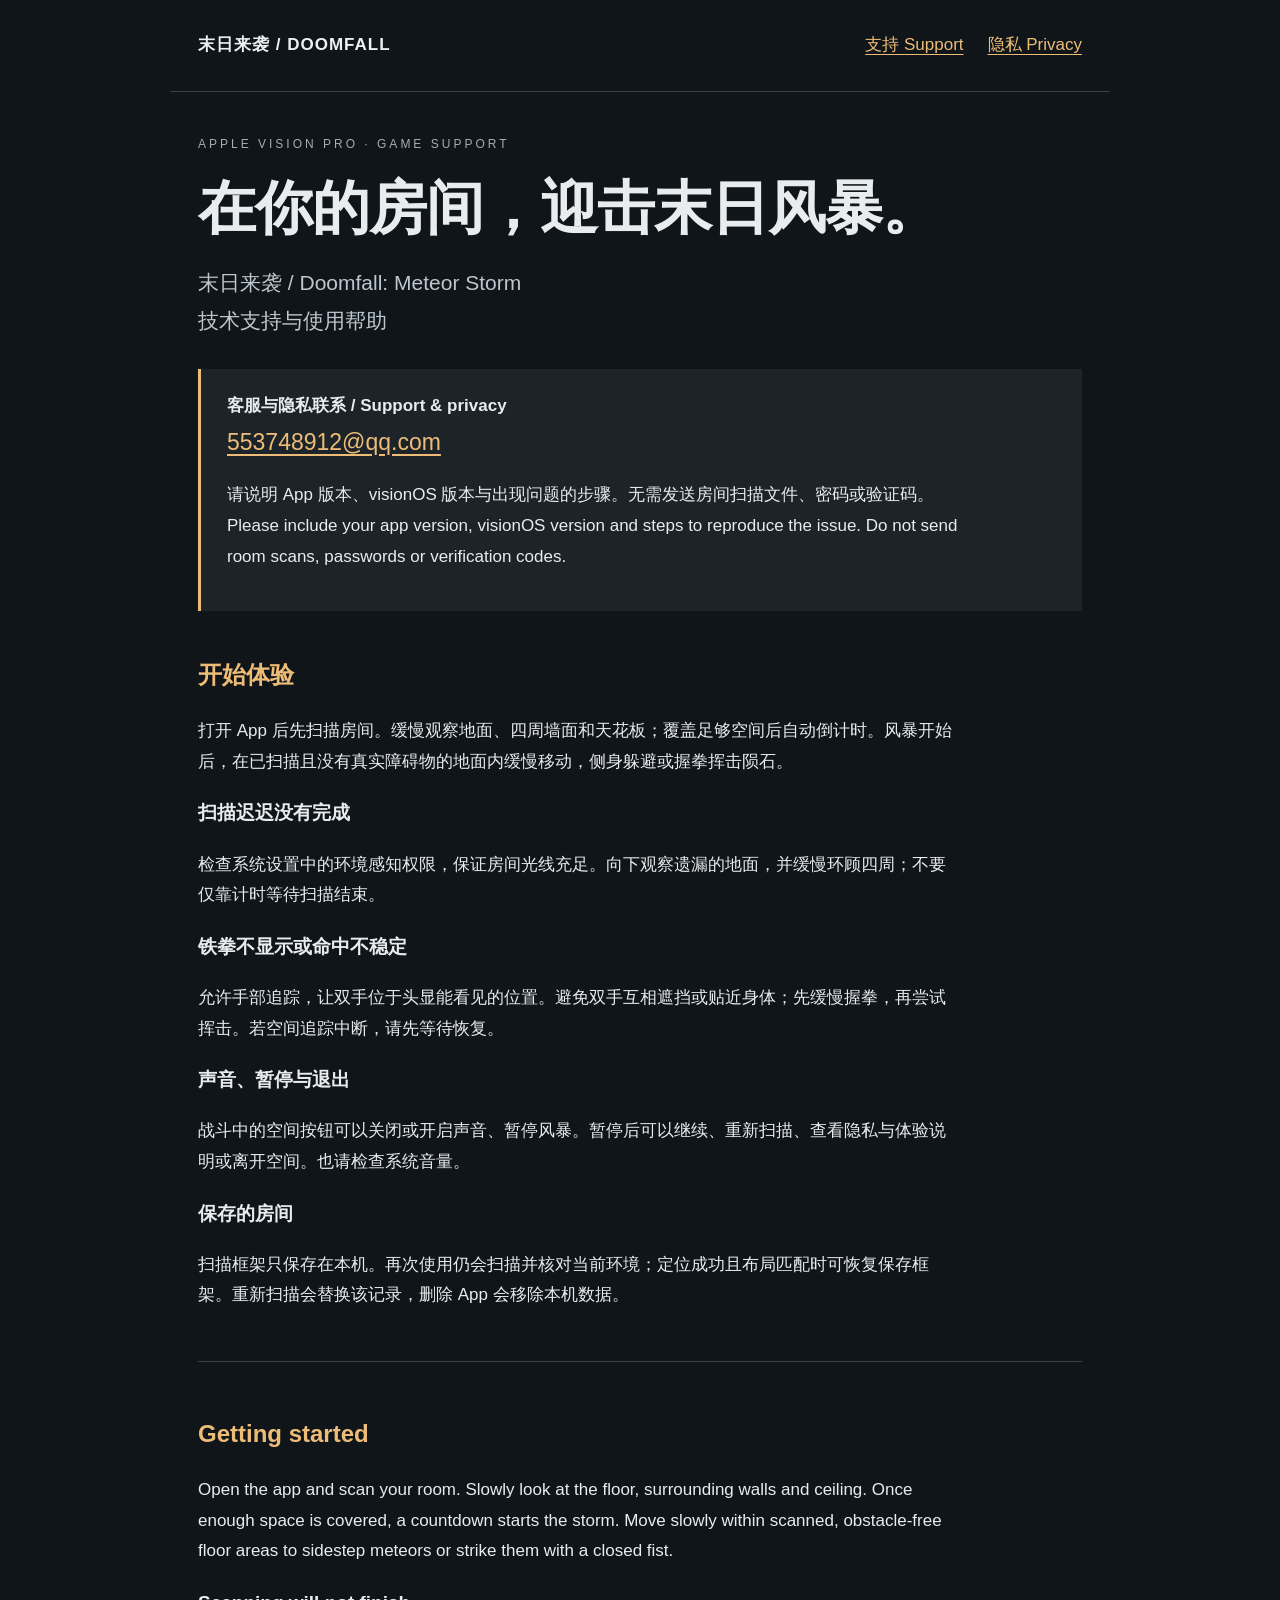
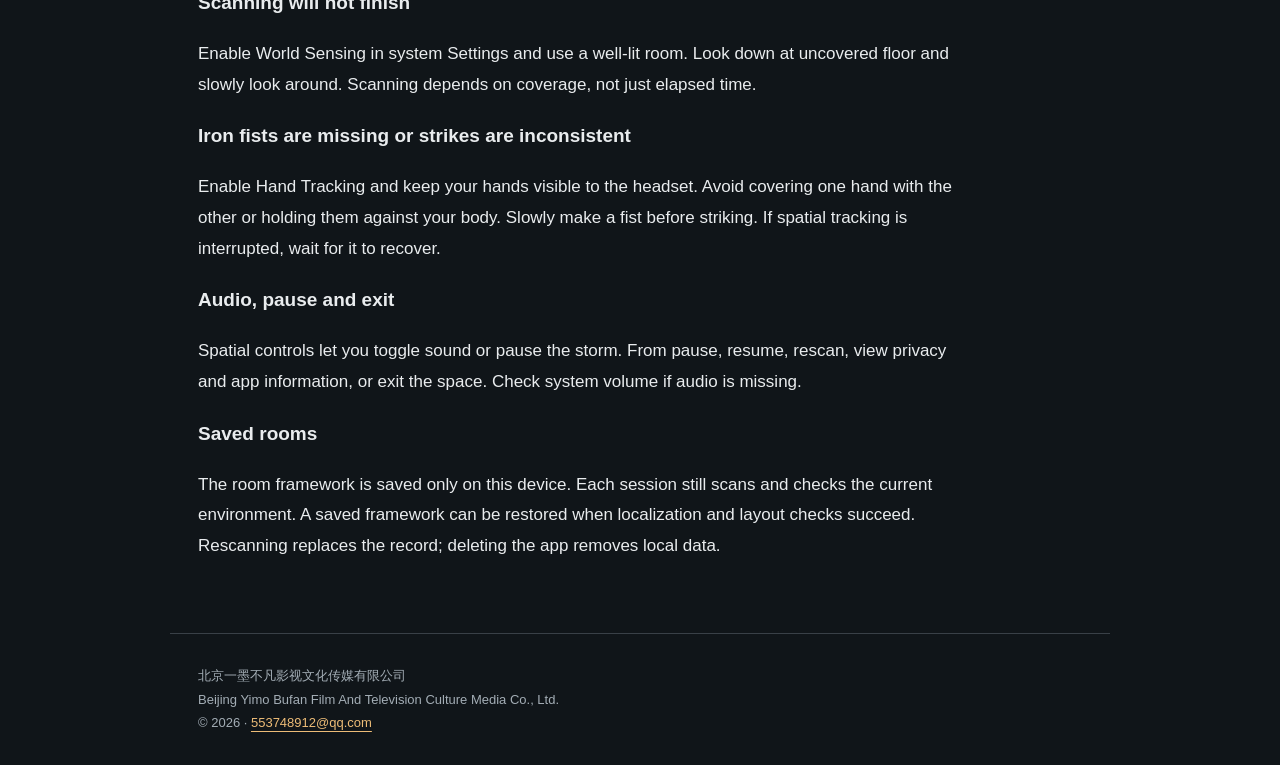
<file: index.html>
<!doctype html><html lang="zh-Hans"><head><meta charset="utf-8"><meta name="viewport" content="width=device-width,initial-scale=1"><title>末日来袭 · Doomfall — 支持 / Support</title><meta name="description" content="末日来袭 / Doomfall Apple Vision Pro 游戏中英文技术支持、房间扫描、手部追踪与音效帮助。"><link rel="stylesheet" href="style.css"></head><body><header><a class="brand" href="./">末日来袭 / DOOMFALL</a><nav aria-label="网站导航 Site navigation"><a href="./">支持 Support</a><a href="privacy.html">隐私 Privacy</a></nav></header><main><p class="eyebrow">Apple Vision Pro · Game support</p><h1>在你的房间，迎击末日风暴。</h1><p class="lede">末日来袭 / Doomfall: Meteor Storm<br>技术支持与使用帮助</p><div class="contact"><strong>客服与隐私联系 / Support &amp; privacy</strong><br><a href="mailto:553748912@qq.com">553748912@qq.com</a><p>请说明 App 版本、visionOS 版本与出现问题的步骤。无需发送房间扫描文件、密码或验证码。<br><span lang="en">Please include your app version, visionOS version and steps to reproduce the issue. Do not send room scans, passwords or verification codes.</span></p></div><section><h2>开始体验</h2><p>打开 App 后先扫描房间。缓慢观察地面、四周墙面和天花板；覆盖足够空间后自动倒计时。风暴开始后，在已扫描且没有真实障碍物的地面内缓慢移动，侧身躲避或握拳挥击陨石。</p><h3>扫描迟迟没有完成</h3><p>检查系统设置中的环境感知权限，保证房间光线充足。向下观察遗漏的地面，并缓慢环顾四周；不要仅靠计时等待扫描结束。</p><h3>铁拳不显示或命中不稳定</h3><p>允许手部追踪，让双手位于头显能看见的位置。避免双手互相遮挡或贴近身体；先缓慢握拳，再尝试挥击。若空间追踪中断，请先等待恢复。</p><h3>声音、暂停与退出</h3><p>战斗中的空间按钮可以关闭或开启声音、暂停风暴。暂停后可以继续、重新扫描、查看隐私与体验说明或离开空间。也请检查系统音量。</p><h3>保存的房间</h3><p>扫描框架只保存在本机。再次使用仍会扫描并核对当前环境；定位成功且布局匹配时可恢复保存框架。重新扫描会替换该记录，删除 App 会移除本机数据。</p></section><hr><section lang="en"><h2>Getting started</h2><p>Open the app and scan your room. Slowly look at the floor, surrounding walls and ceiling. Once enough space is covered, a countdown starts the storm. Move slowly within scanned, obstacle-free floor areas to sidestep meteors or strike them with a closed fist.</p><h3>Scanning will not finish</h3><p>Enable World Sensing in system Settings and use a well-lit room. Look down at uncovered floor and slowly look around. Scanning depends on coverage, not just elapsed time.</p><h3>Iron fists are missing or strikes are inconsistent</h3><p>Enable Hand Tracking and keep your hands visible to the headset. Avoid covering one hand with the other or holding them against your body. Slowly make a fist before striking. If spatial tracking is interrupted, wait for it to recover.</p><h3>Audio, pause and exit</h3><p>Spatial controls let you toggle sound or pause the storm. From pause, resume, rescan, view privacy and app information, or exit the space. Check system volume if audio is missing.</p><h3>Saved rooms</h3><p>The room framework is saved only on this device. Each session still scans and checks the current environment. A saved framework can be restored when localization and layout checks succeed. Rescanning replaces the record; deleting the app removes local data.</p></section></main><footer>北京一墨不凡影视文化传媒有限公司<br>Beijing Yimo Bufan Film And Television Culture Media Co., Ltd.<br>© 2026 · <a href="mailto:553748912@qq.com">553748912@qq.com</a></footer></body></html>
</file>
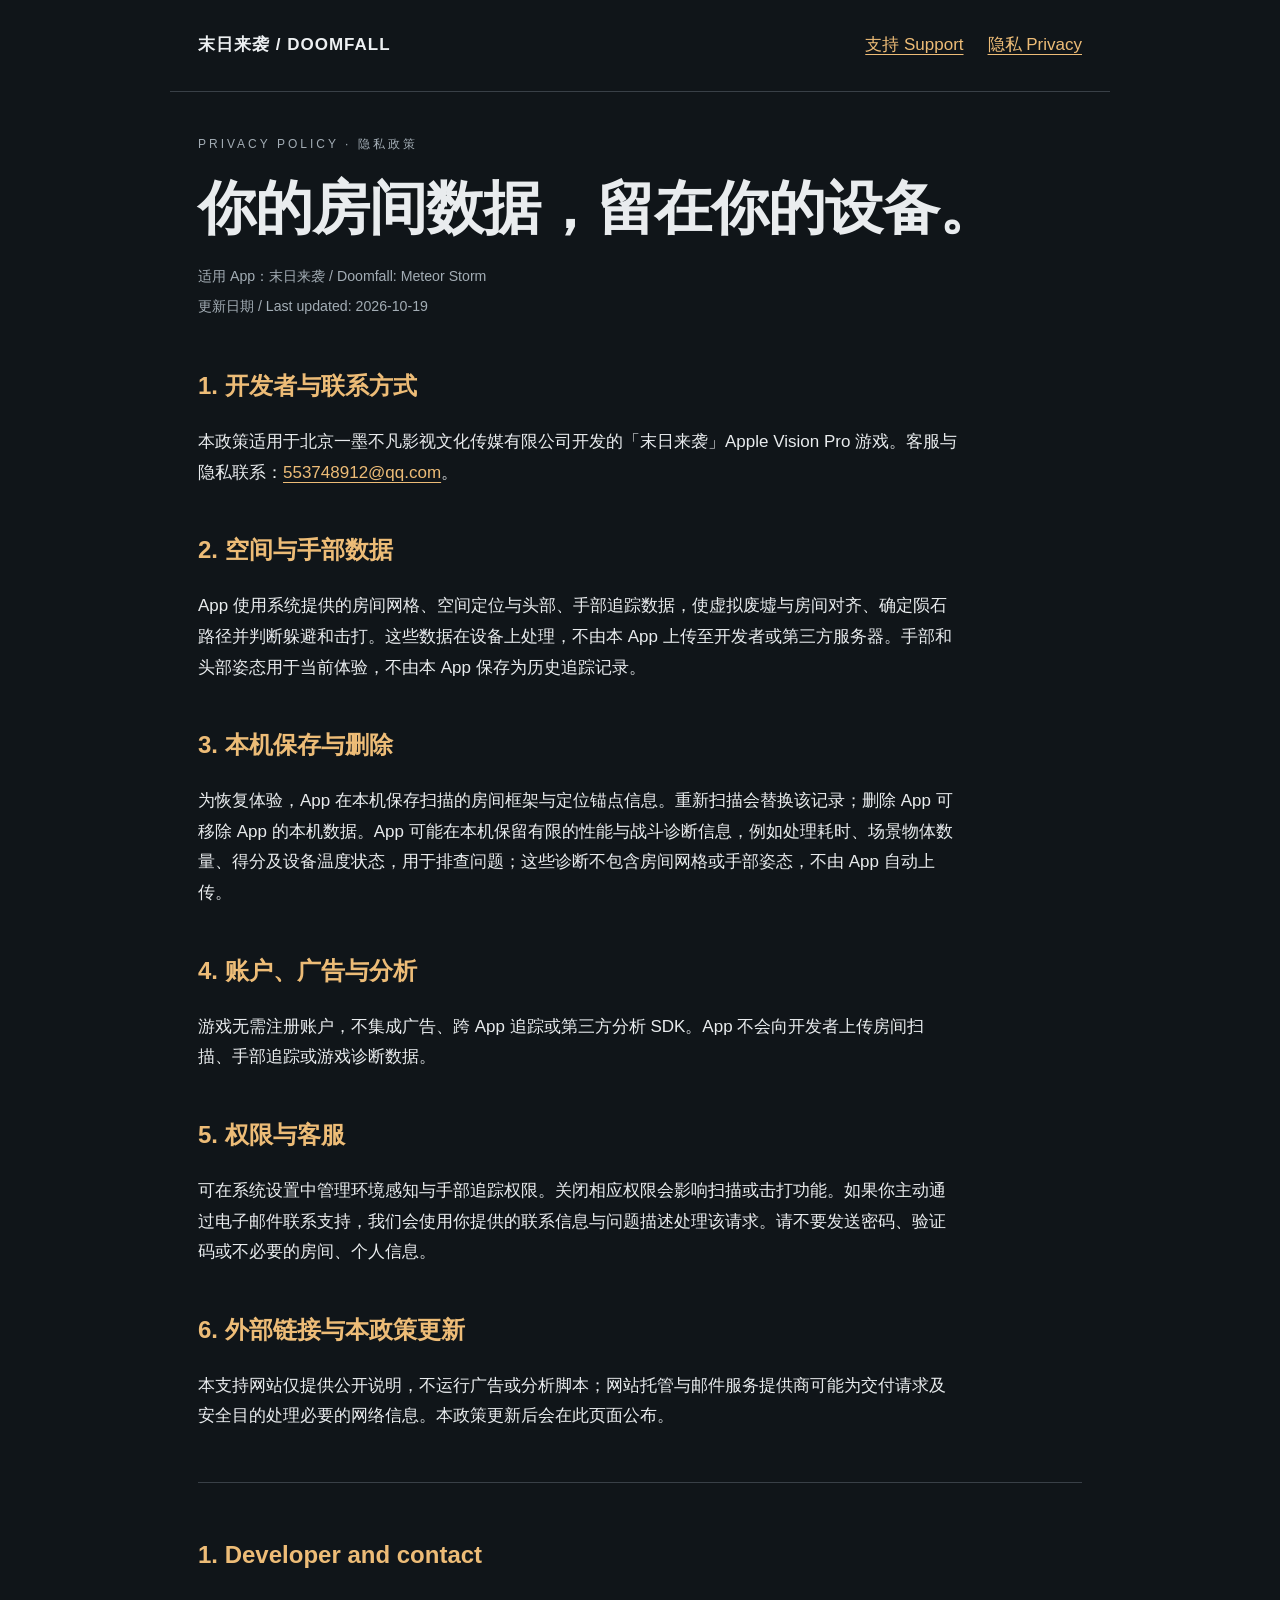
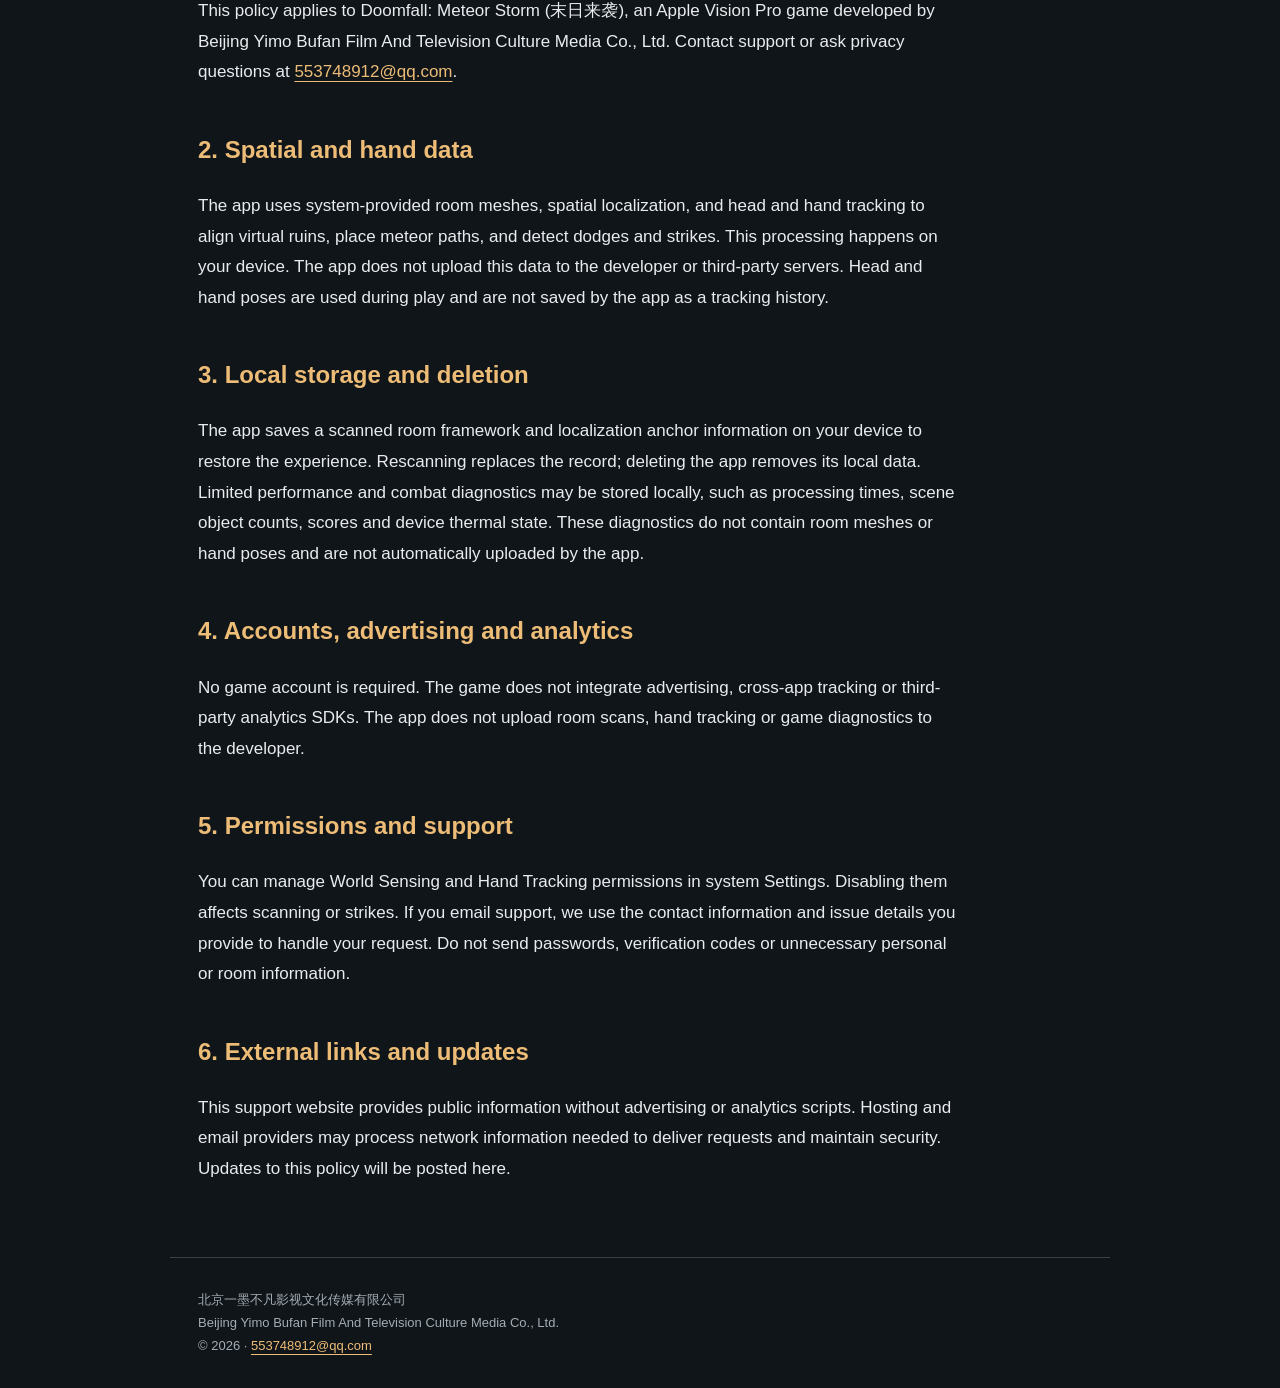
<file: privacy.html>
<!doctype html><html lang="zh-Hans"><head><meta charset="utf-8"><meta name="viewport" content="width=device-width,initial-scale=1"><title>末日来袭 · Doomfall — 隐私政策 / Privacy Policy</title><meta name="description" content="末日来袭 / Doomfall 游戏隐私政策：房间扫描和手部数据在本机处理，不由 App 上传。"><link rel="stylesheet" href="style.css"></head><body><header><a class="brand" href="./">末日来袭 / DOOMFALL</a><nav aria-label="网站导航 Site navigation"><a href="./">支持 Support</a><a href="privacy.html">隐私 Privacy</a></nav></header><main><p class="eyebrow">Privacy policy · 隐私政策</p><h1>你的房间数据，留在你的设备。</h1><p><small>适用 App：末日来袭 / Doomfall: Meteor Storm<br>更新日期 / Last updated: 2026-10-19</small></p><section><h2>1. 开发者与联系方式</h2><p>本政策适用于北京一墨不凡影视文化传媒有限公司开发的「末日来袭」Apple Vision Pro 游戏。客服与隐私联系：<a href="mailto:553748912@qq.com">553748912@qq.com</a>。</p><h2>2. 空间与手部数据</h2><p>App 使用系统提供的房间网格、空间定位与头部、手部追踪数据，使虚拟废墟与房间对齐、确定陨石路径并判断躲避和击打。这些数据在设备上处理，不由本 App 上传至开发者或第三方服务器。手部和头部姿态用于当前体验，不由本 App 保存为历史追踪记录。</p><h2>3. 本机保存与删除</h2><p>为恢复体验，App 在本机保存扫描的房间框架与定位锚点信息。重新扫描会替换该记录；删除 App 可移除 App 的本机数据。App 可能在本机保留有限的性能与战斗诊断信息，例如处理耗时、场景物体数量、得分及设备温度状态，用于排查问题；这些诊断不包含房间网格或手部姿态，不由 App 自动上传。</p><h2>4. 账户、广告与分析</h2><p>游戏无需注册账户，不集成广告、跨 App 追踪或第三方分析 SDK。App 不会向开发者上传房间扫描、手部追踪或游戏诊断数据。</p><h2>5. 权限与客服</h2><p>可在系统设置中管理环境感知与手部追踪权限。关闭相应权限会影响扫描或击打功能。如果你主动通过电子邮件联系支持，我们会使用你提供的联系信息与问题描述处理该请求。请不要发送密码、验证码或不必要的房间、个人信息。</p><h2>6. 外部链接与本政策更新</h2><p>本支持网站仅提供公开说明，不运行广告或分析脚本；网站托管与邮件服务提供商可能为交付请求及安全目的处理必要的网络信息。本政策更新后会在此页面公布。</p></section><hr><section lang="en"><h2>1. Developer and contact</h2><p>This policy applies to Doomfall: Meteor Storm (末日来袭), an Apple Vision Pro game developed by Beijing Yimo Bufan Film And Television Culture Media Co., Ltd. Contact support or ask privacy questions at <a href="mailto:553748912@qq.com">553748912@qq.com</a>.</p><h2>2. Spatial and hand data</h2><p>The app uses system-provided room meshes, spatial localization, and head and hand tracking to align virtual ruins, place meteor paths, and detect dodges and strikes. This processing happens on your device. The app does not upload this data to the developer or third-party servers. Head and hand poses are used during play and are not saved by the app as a tracking history.</p><h2>3. Local storage and deletion</h2><p>The app saves a scanned room framework and localization anchor information on your device to restore the experience. Rescanning replaces the record; deleting the app removes its local data. Limited performance and combat diagnostics may be stored locally, such as processing times, scene object counts, scores and device thermal state. These diagnostics do not contain room meshes or hand poses and are not automatically uploaded by the app.</p><h2>4. Accounts, advertising and analytics</h2><p>No game account is required. The game does not integrate advertising, cross-app tracking or third-party analytics SDKs. The app does not upload room scans, hand tracking or game diagnostics to the developer.</p><h2>5. Permissions and support</h2><p>You can manage World Sensing and Hand Tracking permissions in system Settings. Disabling them affects scanning or strikes. If you email support, we use the contact information and issue details you provide to handle your request. Do not send passwords, verification codes or unnecessary personal or room information.</p><h2>6. External links and updates</h2><p>This support website provides public information without advertising or analytics scripts. Hosting and email providers may process network information needed to deliver requests and maintain security. Updates to this policy will be posted here.</p></section></main><footer>北京一墨不凡影视文化传媒有限公司<br>Beijing Yimo Bufan Film And Television Culture Media Co., Ltd.<br>© 2026 · <a href="mailto:553748912@qq.com">553748912@qq.com</a></footer></body></html>
</file>
<file: style.css>
*{box-sizing:border-box}html{color-scheme:dark;scroll-behavior:smooth}body{margin:0;background:#101519;color:#e9ecee;font:17px/1.8 -apple-system,BlinkMacSystemFont,"Segoe UI",sans-serif}a{color:#edbc77;text-underline-offset:4px}a:hover{color:#fff}a:focus-visible{outline:2px solid #edbc77;outline-offset:5px}header,main,footer{max-width:940px;margin:auto;padding:30px 28px}header{display:flex;justify-content:space-between;align-items:center;border-bottom:1px solid #394047;gap:22px;flex-wrap:wrap}nav{display:flex;gap:24px}.brand{font-weight:850;letter-spacing:1px;color:#edf0f2;text-decoration:none}h1{font-size:clamp(32px,6vw,58px);line-height:1.2;letter-spacing:-1px;margin:18px 0}h2{font-size:24px;margin-top:40px;color:#edbc77}h3{font-size:19px}p{max-width:760px}.eyebrow{font-size:12px;letter-spacing:3px;color:#a3adb5;text-transform:uppercase}.lede{font-size:21px;color:#bdc7cf}.contact{padding:22px 26px;border-left:3px solid #edbc77;background:#1c242a;margin:30px 0}.contact a{font-size:23px;overflow-wrap:anywhere}section{margin:42px 0}hr{border:0;border-top:1px solid #394047;margin:50px 0}footer{font-size:13px;color:#a3adb5;border-top:1px solid #394047}li{margin:10px 0}small{color:#a3adb5}
</file>
